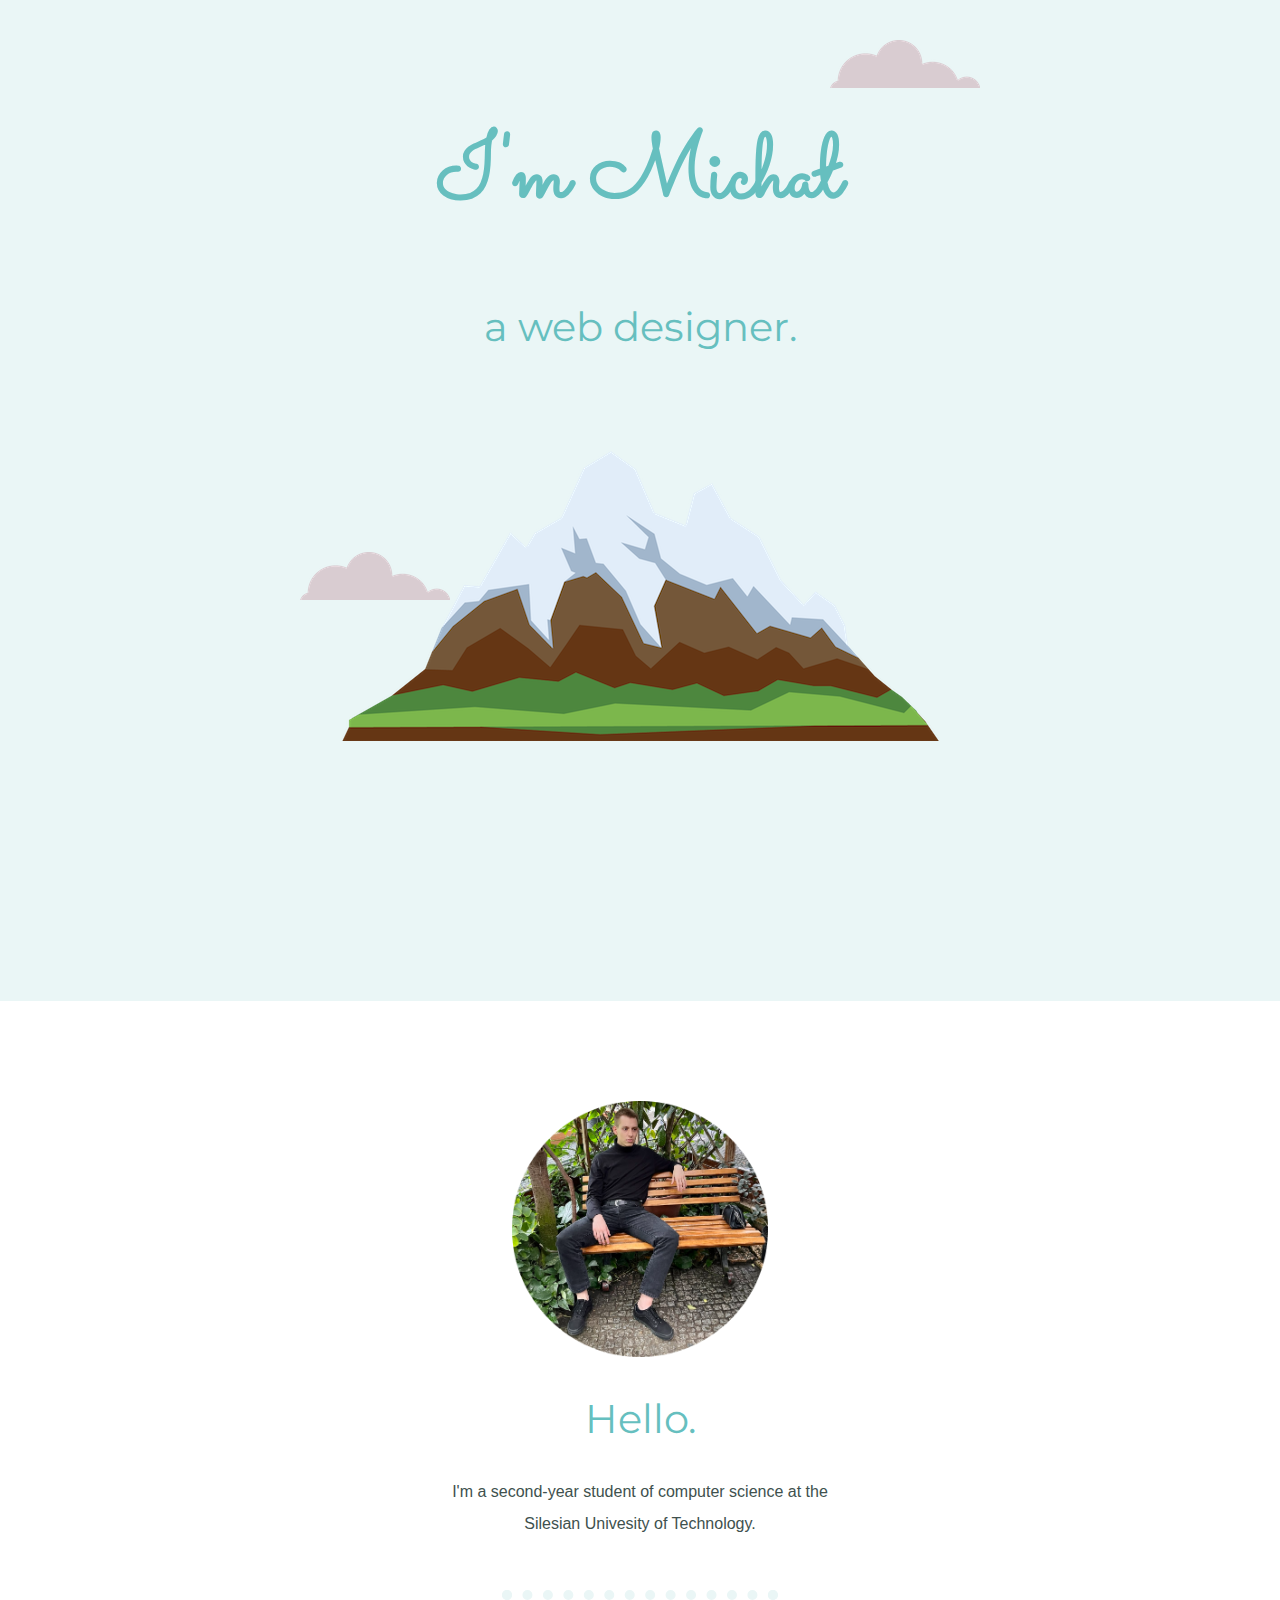
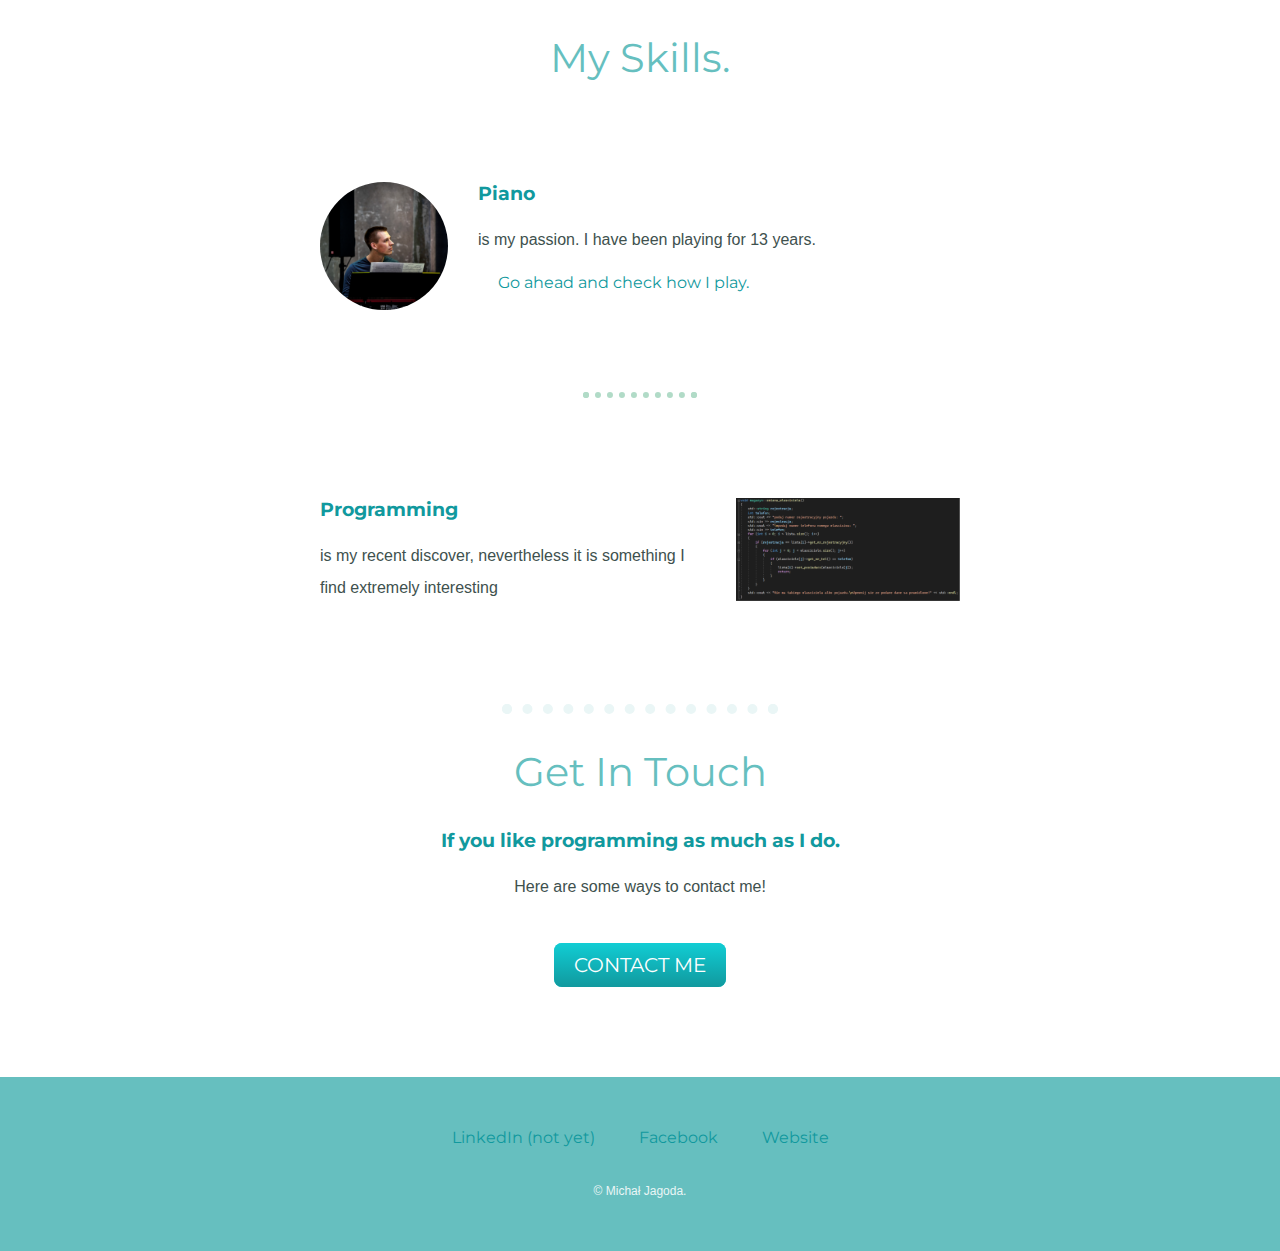
<file: index.html>
<!DOCTYPE html>
<html lang="en" dir="ltr">

<head>
  <meta charset="utf-8">
  <title>Michał Jagoda</title>
  <link rel="stylesheet" href="css/styles.css">
  <link rel="icon" href="images/favicon.ico">
  <link rel="preconnect" href="https://fonts.googleapis.com">
  <link rel="preconnect" href="https://fonts.gstatic.com" crossorigin>
  <link href="https://fonts.googleapis.com/css2?family=Merriweather&family=Montserrat&family=Sacramento&display=swap" rel="stylesheet">
</head>

<body>

  <div class="top-container">
    <img class="top-cloud" src="images/cloud.png" alt="cloud-img">
    <h1>I'm Michał</h1>
    <h2>a web designer.</h2>
    <img class="bottom-cloud" src="images/cloud.png" alt="cloud-img">
    <img src="images/mountain.png" alt="mountain-img">
  </div>
  <div class="middle-container">
    <div class="profile">
      <img class="michal" src="images/Michał.png" alt="Michał-img">
      <h2>Hello.</h2>
      <p class="intro">I'm a second-year student of computer science at the Silesian Univesity of Technology.</p>
    </div>
    <hr>
    <div class="skills">
      <h2>My Skills.</h2>
      <div class="skill-row">
        <img class="piano-img" src="images/piano.png" alt="piano playing">
        <h3>Piano</h3>
        <p> is my passion. I have been playing for 13 years.</p>
        <a href="https://youtu.be/G5Ivv0JeUEI">Go ahead and check how I play.</a>
      </div>
      <hr class="inner-hr">
      <div class="skill-row">
        <img class="programming-img" src="images/programming.png" alt="programming-img">
        <h3>Programming</h3>
        <p>is my recent discover, nevertheless it is something I find extremely interesting</p>
      </div>
    </div>
    <hr>
    <div class="contact-me">
      <h2>Get In Touch</h2>
      <h3>If you like programming as much as I do.</h3>
      <p class="contact-me-message">Here are some ways to contact me!</p>
      <a class="button" href="mailto:michal-jagoda@o2.pl">CONTACT ME</a>
    </div>
  </div>


  <div class="bottom-container">
    <a class="footer-link" href="https://www.linkedin.com/">LinkedIn (not yet)</a>
    <a class="footer-link" href="https://www.facebook.com/profile.php?id=100008290250149">Facebook</a>
    <a class="footer-link" href="https://mj300405.github.io/CV/">Website</a>
    <p class="copyright">© Michał Jagoda.</p>
  </div>

</body>

</html>
</file>
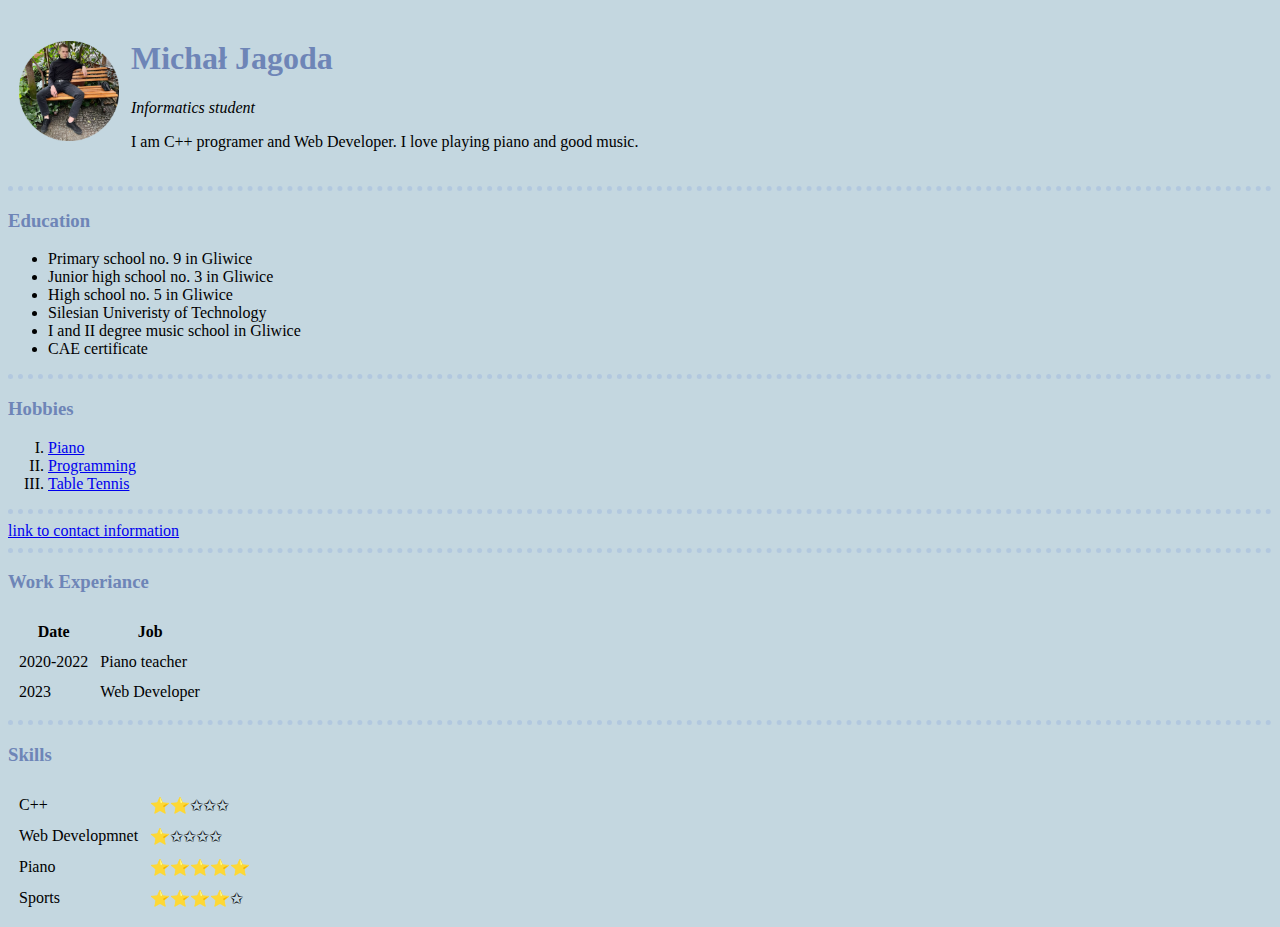
<file: HTML - personal site/index.html>
<!DOCTYPE html>
<html lang="en" dir="ltr">

<head>
  <meta charset="utf-8" content="Short information about Michał Jagoda">
  <title>Michał's Personal Page</title>
  <link rel="stylesheet" href="css/styles.css">

</head>

<body>
  <table cellspacing="10">
    <tr>
      <td><img src="images/Michał.png" alt="Michał's photo" width="100" height="100"></td>
      <td>
        <h1>Michał Jagoda</h1>
        <p><em>Informatics student</em></p>
        <p>I am C++ programer and Web Developer. I love playing piano and good music.</p>
      </td>
    </tr>
  </table>
  <hr>
  <h3>Education</h3>
  <ul>
    <li>Primary school no. 9 in Gliwice</li>
    <li>Junior high school no. 3 in Gliwice</li>
    <li>High school no. 5 in Gliwice</li>
    <li>Silesian Univeristy of Technology</li>
    <li>I and II degree music school in Gliwice</li>
    <li>CAE certificate</li>

  </ul>
  <hr>
  <h3>Hobbies</h3>
  <ol type="I">
    <li><a href="https://www.youtube.com/watch?v=hbpR2kE9Yv8&ab_channel=TomekGrabowski">Piano</a></li>
    <li><a href="https://www.youtube.com/watch?v=uz_HS-YgR6o&ab_channel=HRejterzy">Programming</a></li>
    <li><a href="https://www.youtube.com/watch?v=msn0zfdEk58&ab_channel=WorldTableTennis">Table Tennis</a></li>
  </ol>

  <hr>
  <a href="contactMe.html">link to contact information</a>
  <hr>
  <h3>Work Experiance</h3>
  <table cellspacing="10">
    <thead>
      <th>Date</th>
      <th>Job</th>
    </thead>
    <tbody>
      <tr>
        <td>2020-2022</td>
        <td>Piano teacher</td>
      </tr>
      <tr>
        <td>2023</td>
        <td>Web Developer</td>
      </tr>
    </tbody>
  </table>
  <hr>
  <h3>Skills</h3>
  <table cellspacing="10">
    <tr>
      <td>C++</td>
      <td>⭐⭐✩✩✩</td>
    </tr>
    <tr>
      <td>Web Developmnet</td>
      <td>⭐✩✩✩✩</td>
    </tr>
    <tr>
      <td>Piano</td>
      <td>⭐⭐⭐⭐⭐</td>
    </tr>
    <tr>
      <td>Sports</td>
      <td>⭐⭐⭐⭐✩</td>
    </tr>
  </table>

</body>

</html>
</file>
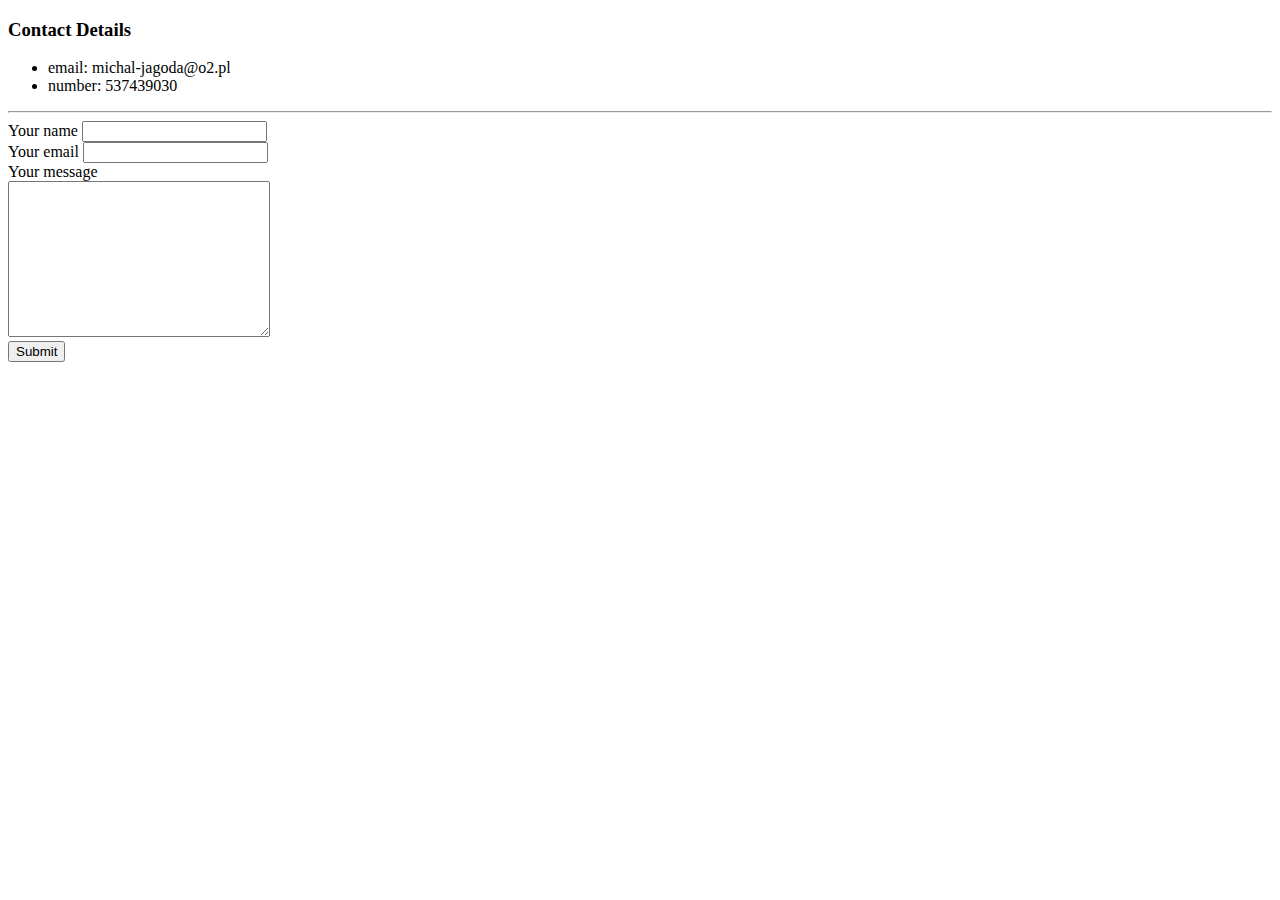
<file: contactMe.html>
<!DOCTYPE html>
<html lang="en" dir="ltr">

<head>
  <meta charset="utf-8">
  <title>contact me</title>
</head>

<body>
  <h3>Contact Details</h3>
  <ul>
    <li>email: michal-jagoda@o2.pl</li>
    <li>number: 537439030</li>
  </ul>
  <hr>
  <form action="mailto:michal-jagoda@o2.pl" method="post" enctype="text/plain">
    <label>Your name</label>
    <input type="text" name="your_name">
    <br>
    <label>Your email</label>
    <input type="email" name="your_email">
    <br>
    <label>Your message</label>
    <br>
    <textarea name="message" rows="10" cols="30"></textarea>
    <br>
    <input type="submit" name="submit">
  </form>

</body>

</html>
</file>
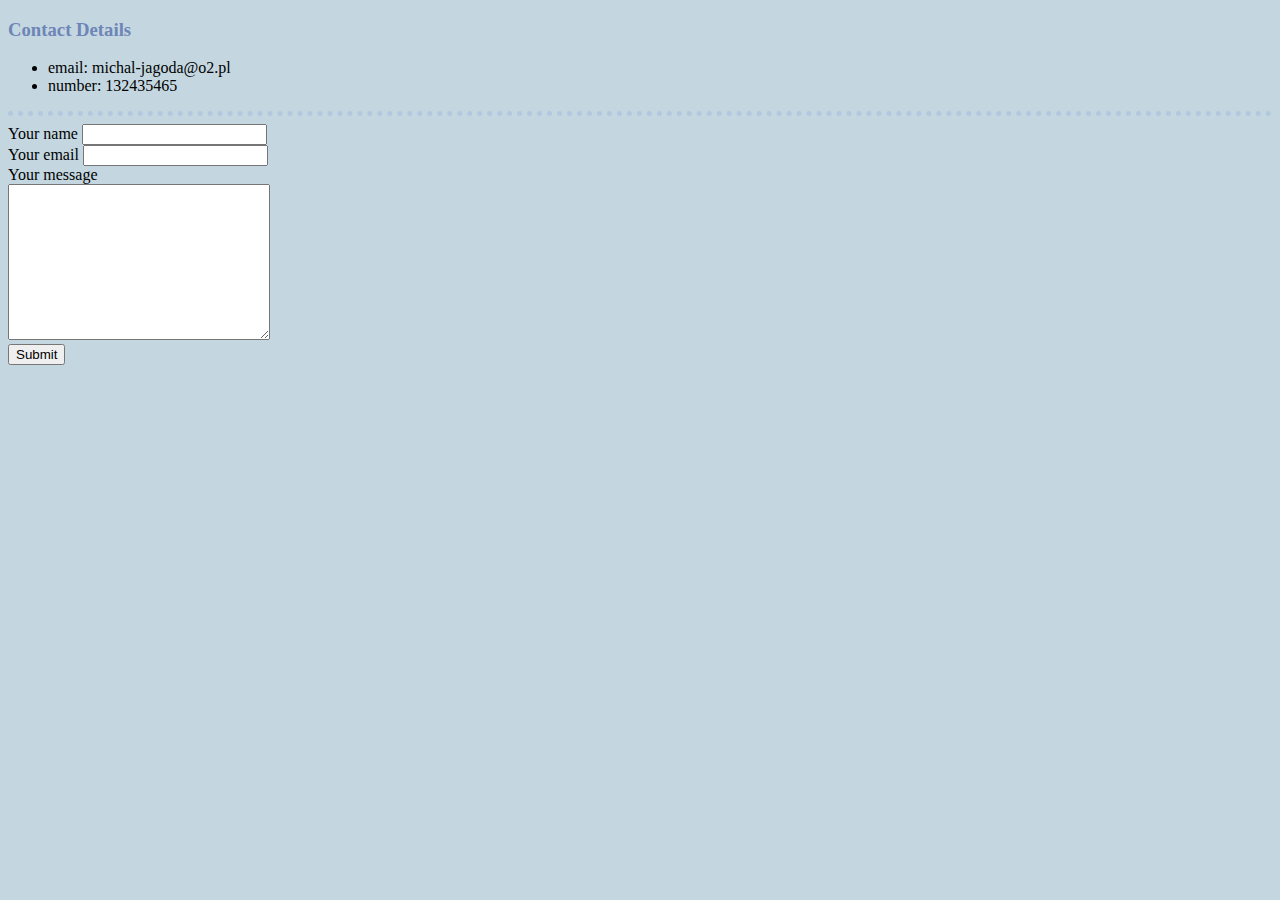
<file: HTML - personal site/contactMe.html>
<!DOCTYPE html>
<html lang="en" dir="ltr">

<head>
  <meta charset="utf-8">
  <title>contact me</title>
  <link rel="stylesheet" href="css/styles.css">
</head>

<body>
  <h3>Contact Details</h3>
  <ul>
    <li>email: michal-jagoda@o2.pl</li>
    <li>number: 132435465</li>
  </ul>
  <hr>
  <form action="mailto:michal-jagoda@o2.pl" method="post" enctype="text/plain">
    <label>Your name</label>
    <input type="text" name="your_name">
    <br>
    <label>Your email</label>
    <input type="email" name="your_email">
    <br>
    <label>Your message</label>
    <br>
    <textarea name="message" rows="10" cols="30"></textarea>
    <br>
    <input type="submit" name="submit">
  </form>

</body>

</html>
</file>
<file: css/styles.css>
body {
  margin: 0;
  text-align: center;
  font-family: 'Merriweather', serif;
  color: #40514E;
}

h1 {
  margin: 50px auto 0 auto;
  font-family: 'Sacramento', cursive;
  font-size: 5.625rem;
  color: #66BFBF;
  line-height: 2;
}

h2 {
  font-family: 'Montserrat', sans-serif;
  font-size: 2.5rem;
  color: #66BFBF;
  font-weight: normal;
}

h3 {
  font-family: 'Montserrat', sans-serif;
  color: #11999E;
}

hr {
  border-style: dotted;
  border-width: 10px;
  width: 20%;
  height: 0;
  border-bottom: none;
  opacity: 1.0;
  color: #EAF6F6;
}

p {
  font-family: sans-serif;
  line-height: 2;
}

a {
  color: #11999E;
  font-family: 'Montserrat', sans-serif;
  margin: 10px 20px;
  text-decoration: none;
}

a:hover{
  color: #EAF6F6;
}

.top-container {
  background-color: #EAF6F6;
  padding-top: 3%;
  padding-bottom: 20%;
}

.middle-container{
  margin: 100px 0 100px 0;
}

.intro{
  width: 30%;
  margin: 0 auto 50px auto;
}

.bottom-cloud {
  position: absolute;
  left: 300px;
  bottom: 300px;
}

.top-cloud {
  position: absolute;
  right: 300px;
  top: 40px;
}

.michal {
  height: 20%;
  width: 20%;
}

.piano-img {
  width: 20%;
  border-radius: 50%;
  float: left;
  margin-right: 30px;
}

.programming-img {
  width: 35%;
  float: right;
  margin-left: 30px;
}

.skill-row {
  width: 50%;
  margin: 100px auto 100px auto;
  text-align: left;
}

.inner-hr {
  border-style: dotted;
  border-width: 6px;
  width: 8%;
  height: 0;
  border-bottom: none;
  opacity: 0.5;
  color: #65B891;
}

.copyright {
  color: #EAF6F6;
  font-size: 0.75rem;
  padding: 20px 0;
}

.bottom-container {
  padding: 50px 0 16px 0;
  margin-top: 50px;
  background-color: #66BFBF;
}

.button {
  background: #11cdd4;
  background-image: -webkit-linear-gradient(top, #11cdd4, #11999e);
  background-image: -moz-linear-gradient(top, #11cdd4, #11999e);
  background-image: -ms-linear-gradient(top, #11cdd4, #11999e);
  background-image: -o-linear-gradient(top, #11cdd4, #11999e);
  background-image: linear-gradient(to bottom, #11cdd4, #11999e);
  -webkit-border-radius: 8;
  -moz-border-radius: 8;
  border-radius: 8px;
  font-family: 'Montserrat', sans-serif;
  color: #ffffff;
  font-size: 20px;
  padding: 10px 20px 10px 20px;
  text-decoration: none;
}

.button:hover {
  background: #30e3cb;
  background-image: -webkit-linear-gradient(top, #30e3cb, #2bc4ad);
  background-image: -moz-linear-gradient(top, #30e3cb, #2bc4ad);
  background-image: -ms-linear-gradient(top, #30e3cb, #2bc4ad);
  background-image: -o-linear-gradient(top, #30e3cb, #2bc4ad);
  background-image: linear-gradient(to bottom, #30e3cb, #2bc4ad);
  text-decoration: none;
}

.contact-me-message{
  width: 30%;
  margin: 0 auto 50px auto;
}
</file>
<file: HTML - personal site/css/styles.css>
body {
  background-color: #C4D7E0;
}

hr {
  opacity: 1.0;
  border-style: none;
  border-top-style: dotted;
  border-color: #B2C8DF;
  border-width: 5px;
  height: 0;
  width: 100%;
}

h1 {
  color: #6E85B7;
}

h3 {
  color: #6E85B7;
}
</file>
